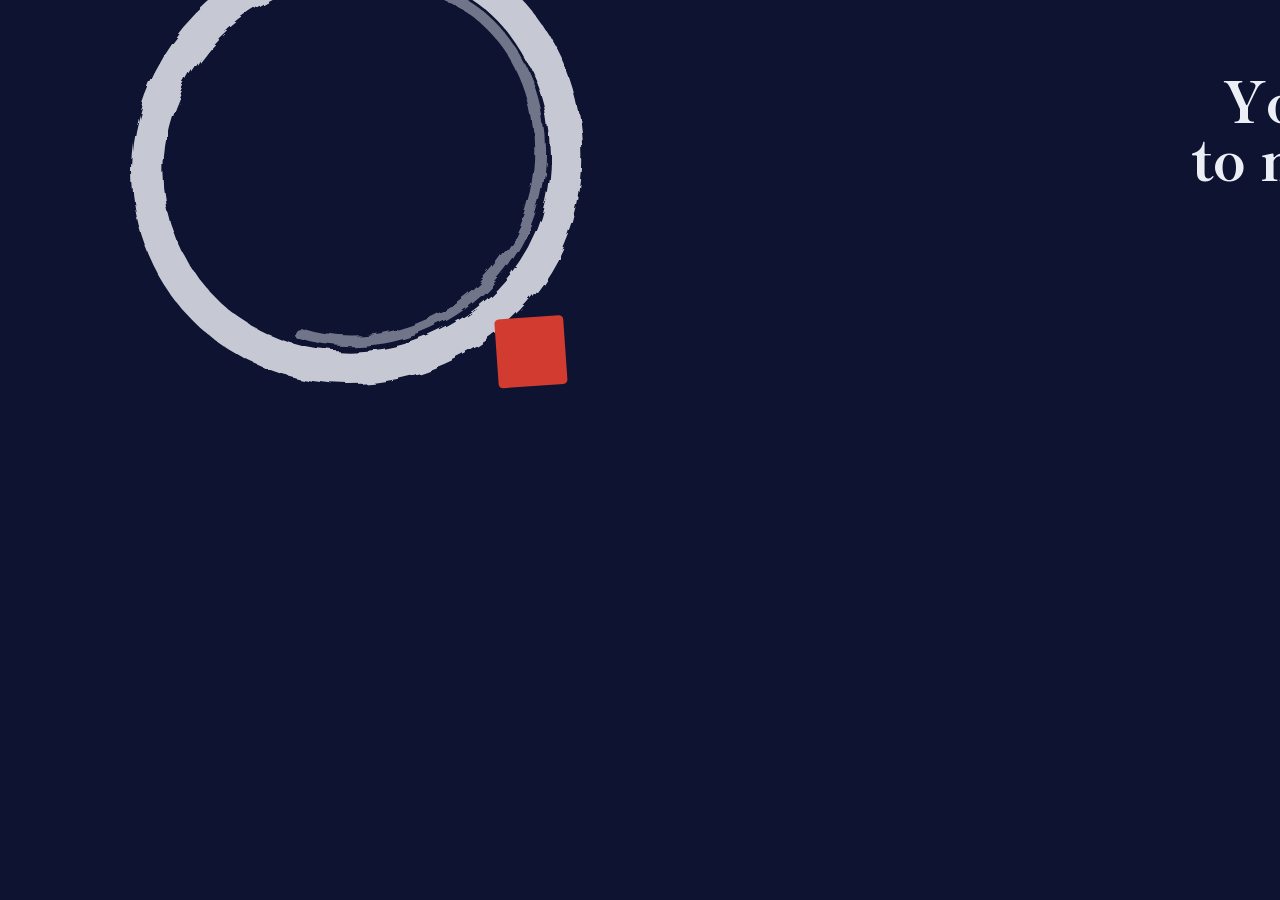
<file: brand/src/banner-linkedin-1584x396.html>
<!doctype html><html><head><meta charset="utf-8">
<link rel="stylesheet" href="https://fonts.googleapis.com/css2?family=Shippori+Mincho+B1:wght@800&family=IBM+Plex+Mono:wght@300;500&display=swap">
<style>
html,body{margin:0;background:#0d1330;color:#eceef6;overflow:hidden}
.c{position:relative;overflow:hidden;background:#0d1330}
.k{font:500 var(--k) "IBM Plex Mono",monospace;letter-spacing:.12em;text-transform:uppercase;color:#9aa3c4}
h1{font:800 var(--h)/1.04 "Shippori Mincho B1",serif;margin:0}
.f{display:flex;gap:1.2em;align-items:baseline;margin-top:var(--g2);font:500 var(--k) "IBM Plex Mono",monospace;letter-spacing:.08em;color:#9aa3c4}
.w{display:inline-flex;align-items:baseline;font-size:calc(var(--k)*1.6);line-height:1;color:#eceef6}
.w .o{font:300 1em/1 "IBM Plex Mono",monospace;letter-spacing:-.02em;color:#9aa3c4}.w .s{font:500 1em/1 "IBM Plex Mono",monospace;color:#e8402f;margin:0 .06em}.w .p{font:800 1.12em/1 "Shippori Mincho B1",serif;letter-spacing:-.01em}
.enso{position:absolute}
.t{position:absolute;z-index:1}
.enso{left:70px;top:-120px;width:560px;opacity:.9}.t{right:80px;top:70px;text-align:right}.f{justify-content:flex-end}</style></head><body><div class="c" style="width:1584px;height:396px;--k:15px;--h:56px;--g:14px;--g2:22px"><svg class="enso" viewBox="0 0 520 520"><defs><filter id="r" x="-10%" y="-10%" width="120%" height="120%"><feTurbulence type="fractalNoise" baseFrequency="0.035" numOctaves="3" seed="7" result="n"/><feDisplacementMap in="SourceGraphic" in2="n" scale="9"/></filter></defs><g filter="url(#r)" fill="none" stroke-linecap="round" stroke="#eceef6"><path stroke-width="30" opacity=".92" d="M 292 74 C 410 70 480 190 456 300 C 432 412 308 478 200 444 C 92 410 40 290 92 186 C 130 110 214 66 292 78"/><path stroke-width="10" opacity=".5" d="M 300 96 C 398 100 452 196 432 290 C 410 392 304 450 212 420"/></g><rect x="396" y="406" width="64" height="64" rx="4" fill="#e8402f" transform="rotate(-4 428 438)"/></svg><div class="t"><h1>Your path<br>to mastery.</h1><div class="f"><span class="w"><span class="o">open</span><span class="s">/</span><span class="p">Path</span></span></div></div></div></body></html>
</file>
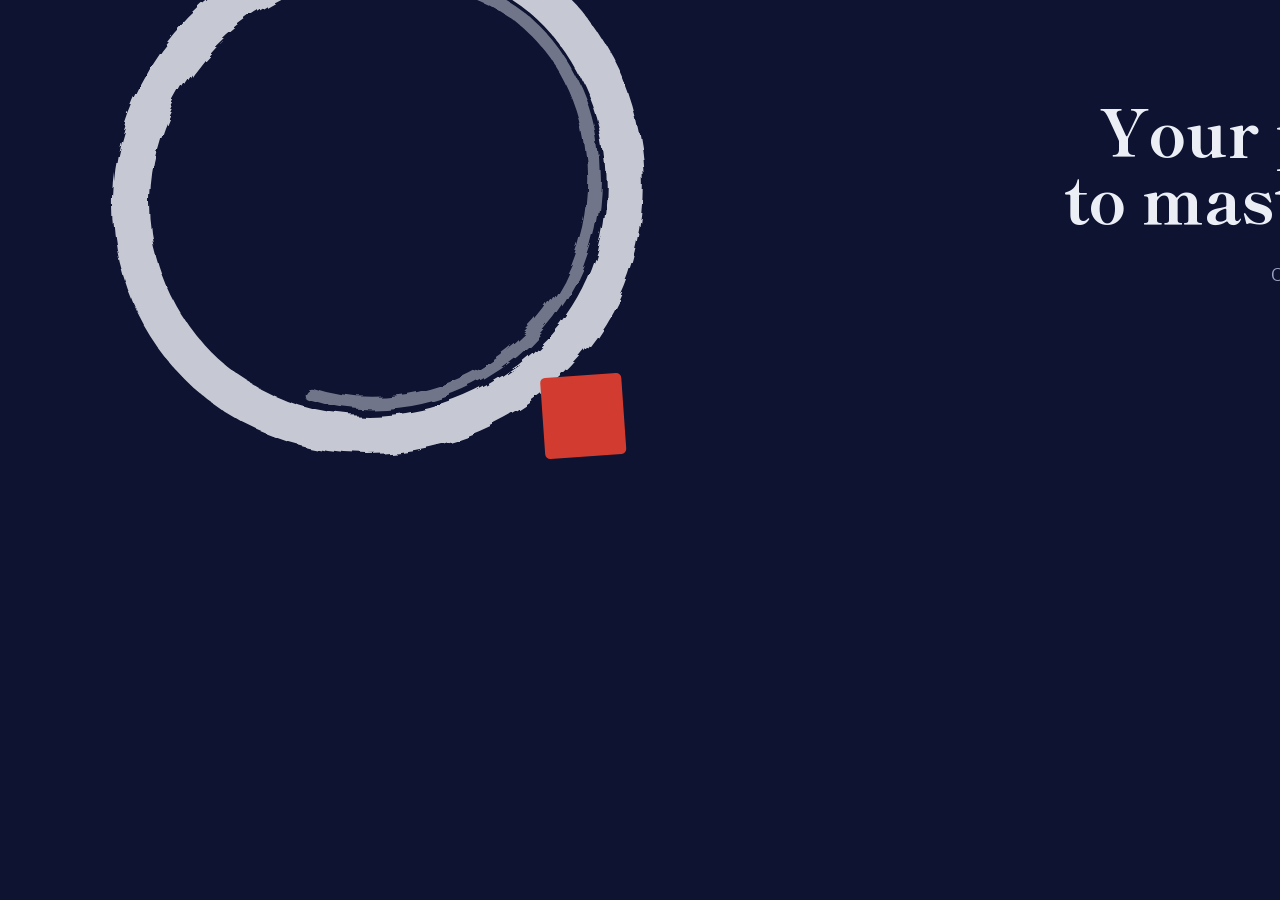
<file: brand/src/banner-x-1500x500.html>
<!doctype html><html><head><meta charset="utf-8">
<link rel="stylesheet" href="https://fonts.googleapis.com/css2?family=Shippori+Mincho+B1:wght@800&family=IBM+Plex+Mono:wght@300;500&display=swap">
<style>
html,body{margin:0;background:#0d1330;color:#eceef6;overflow:hidden}
.c{position:relative;overflow:hidden;background:#0d1330}
.k{font:500 var(--k) "IBM Plex Mono",monospace;letter-spacing:.12em;text-transform:uppercase;color:#9aa3c4}
h1{font:800 var(--h)/1.04 "Shippori Mincho B1",serif;margin:0}
.f{display:flex;gap:1.2em;align-items:baseline;margin-top:var(--g2);font:500 var(--k) "IBM Plex Mono",monospace;letter-spacing:.08em;color:#9aa3c4}
.w{display:inline-flex;align-items:baseline;font-size:calc(var(--k)*1.6);line-height:1;color:#eceef6}
.w .o{font:300 1em/1 "IBM Plex Mono",monospace;letter-spacing:-.02em;color:#9aa3c4}.w .s{font:500 1em/1 "IBM Plex Mono",monospace;color:#e8402f;margin:0 .06em}.w .p{font:800 1.12em/1 "Shippori Mincho B1",serif;letter-spacing:-.01em}
.enso{position:absolute}
.t{position:absolute;z-index:1}
.enso{left:40px;top:-140px;width:660px;opacity:.9}.t{right:80px;top:96px;text-align:right}.f{justify-content:flex-end}</style></head><body><div class="c" style="width:1500px;height:500px;--k:16px;--h:64px;--g:16px;--g2:26px"><svg class="enso" viewBox="0 0 520 520"><defs><filter id="r" x="-10%" y="-10%" width="120%" height="120%"><feTurbulence type="fractalNoise" baseFrequency="0.035" numOctaves="3" seed="7" result="n"/><feDisplacementMap in="SourceGraphic" in2="n" scale="9"/></filter></defs><g filter="url(#r)" fill="none" stroke-linecap="round" stroke="#eceef6"><path stroke-width="30" opacity=".92" d="M 292 74 C 410 70 480 190 456 300 C 432 412 308 478 200 444 C 92 410 40 290 92 186 C 130 110 214 66 292 78"/><path stroke-width="10" opacity=".5" d="M 300 96 C 398 100 452 196 432 290 C 410 392 304 450 212 420"/></g><rect x="396" y="406" width="64" height="64" rx="4" fill="#e8402f" transform="rotate(-4 428 438)"/></svg><div class="t"><h1>Your path<br>to mastery.</h1><div class="f"><span class="w"><span class="o">open</span><span class="s">/</span><span class="p">Path</span></span></div></div></div></body></html>
</file>
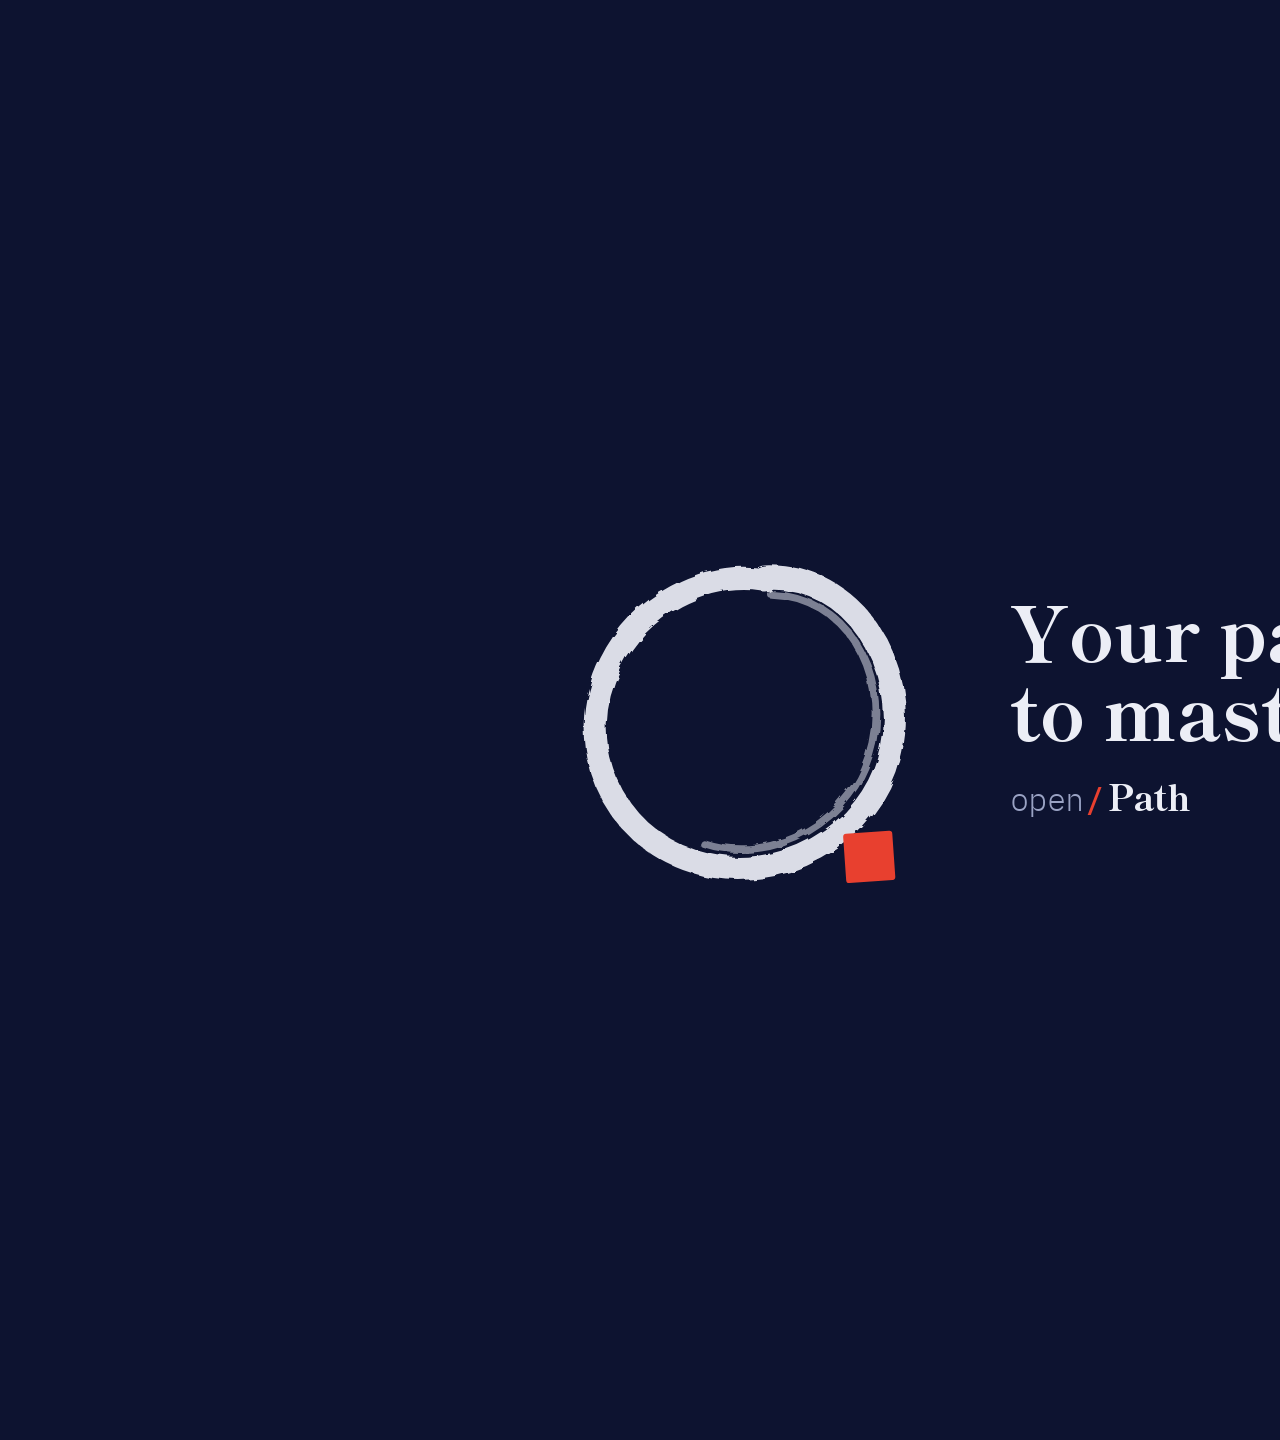
<file: brand/src/banner-youtube-2560x1440.html>
<!doctype html><html><head><meta charset="utf-8">
<link rel="stylesheet" href="https://fonts.googleapis.com/css2?family=Shippori+Mincho+B1:wght@800&family=IBM+Plex+Mono:wght@300;500&display=swap">
<style>
html,body{margin:0;background:#0d1330;color:#eceef6;overflow:hidden}
.c{position:relative;overflow:hidden;background:#0d1330}
.k{font:500 var(--k) "IBM Plex Mono",monospace;letter-spacing:.12em;text-transform:uppercase;color:#9aa3c4}
h1{font:800 var(--h)/1.04 "Shippori Mincho B1",serif;margin:0}
.f{display:flex;gap:1.2em;align-items:baseline;margin-top:var(--g2);font:500 var(--k) "IBM Plex Mono",monospace;letter-spacing:.08em;color:#9aa3c4}
.w{display:inline-flex;align-items:baseline;font-size:calc(var(--k)*1.6);line-height:1;color:#eceef6}
.w .o{font:300 1em/1 "IBM Plex Mono",monospace;letter-spacing:-.02em;color:#9aa3c4}.w .s{font:500 1em/1 "IBM Plex Mono",monospace;color:#e8402f;margin:0 .06em}.w .p{font:800 1.12em/1 "Shippori Mincho B1",serif;letter-spacing:-.01em}
.enso{position:absolute}
.t{position:absolute;z-index:1}
.enso{left:540px;top:520px;width:400px}.t{left:1010px;top:590px}</style></head><body><div class="c" style="width:2560px;height:1440px;--k:20px;--h:76px;--g:18px;--g2:30px"><svg class="enso" viewBox="0 0 520 520"><defs><filter id="r" x="-10%" y="-10%" width="120%" height="120%"><feTurbulence type="fractalNoise" baseFrequency="0.035" numOctaves="3" seed="7" result="n"/><feDisplacementMap in="SourceGraphic" in2="n" scale="9"/></filter></defs><g filter="url(#r)" fill="none" stroke-linecap="round" stroke="#eceef6"><path stroke-width="30" opacity=".92" d="M 292 74 C 410 70 480 190 456 300 C 432 412 308 478 200 444 C 92 410 40 290 92 186 C 130 110 214 66 292 78"/><path stroke-width="10" opacity=".5" d="M 300 96 C 398 100 452 196 432 290 C 410 392 304 450 212 420"/></g><rect x="396" y="406" width="64" height="64" rx="4" fill="#e8402f" transform="rotate(-4 428 438)"/></svg><div class="t"><h1>Your path<br>to mastery.</h1><div class="f"><span class="w"><span class="o">open</span><span class="s">/</span><span class="p">Path</span></span></div></div></div></body></html>
</file>
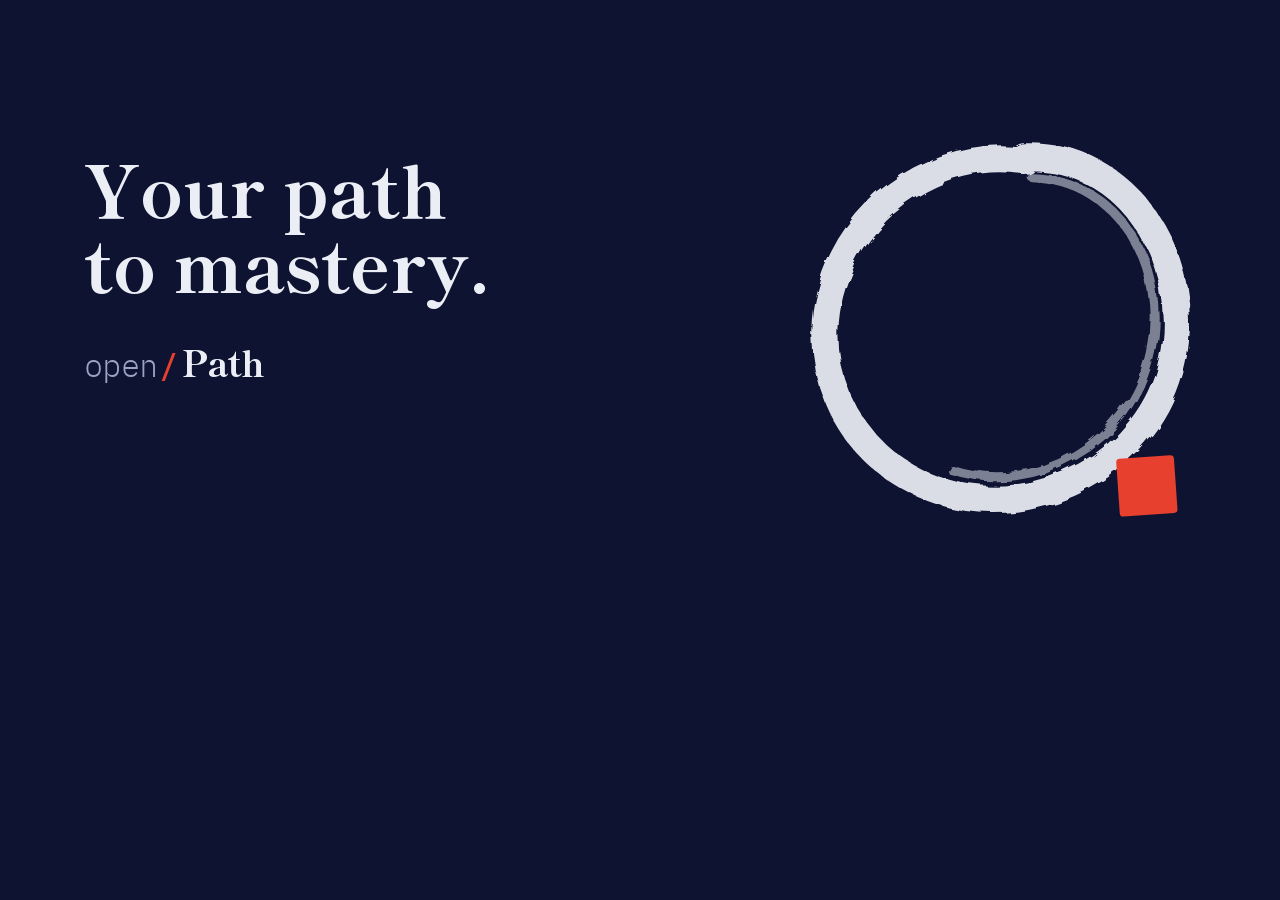
<file: brand/src/github-social-1280x640.html>
<!doctype html><html><head><meta charset="utf-8">
<link rel="stylesheet" href="https://fonts.googleapis.com/css2?family=Shippori+Mincho+B1:wght@800&family=IBM+Plex+Mono:wght@300;500&display=swap">
<style>
html,body{margin:0;background:#0d1330;color:#eceef6;overflow:hidden}
.c{position:relative;overflow:hidden;background:#0d1330}
.k{font:500 var(--k) "IBM Plex Mono",monospace;letter-spacing:.12em;text-transform:uppercase;color:#9aa3c4}
h1{font:800 var(--h)/1.04 "Shippori Mincho B1",serif;margin:0}
.f{display:flex;gap:1.2em;align-items:baseline;margin-top:var(--g2);font:500 var(--k) "IBM Plex Mono",monospace;letter-spacing:.08em;color:#9aa3c4}
.w{display:inline-flex;align-items:baseline;font-size:calc(var(--k)*1.6);line-height:1;color:#eceef6}
.w .o{font:300 1em/1 "IBM Plex Mono",monospace;letter-spacing:-.02em;color:#9aa3c4}.w .s{font:500 1em/1 "IBM Plex Mono",monospace;color:#e8402f;margin:0 .06em}.w .p{font:800 1.12em/1 "Shippori Mincho B1",serif;letter-spacing:-.01em}
.enso{position:absolute}
.t{position:absolute;z-index:1}
.enso{right:50px;top:90px;width:470px}.t{left:84px;top:150px;max-width:720px}</style></head><body><div class="c" style="width:1280px;height:640px;--k:20px;--h:72px;--g:26px;--g2:44px"><svg class="enso" viewBox="0 0 520 520"><defs><filter id="r" x="-10%" y="-10%" width="120%" height="120%"><feTurbulence type="fractalNoise" baseFrequency="0.035" numOctaves="3" seed="7" result="n"/><feDisplacementMap in="SourceGraphic" in2="n" scale="9"/></filter></defs><g filter="url(#r)" fill="none" stroke-linecap="round" stroke="#eceef6"><path stroke-width="30" opacity=".92" d="M 292 74 C 410 70 480 190 456 300 C 432 412 308 478 200 444 C 92 410 40 290 92 186 C 130 110 214 66 292 78"/><path stroke-width="10" opacity=".5" d="M 300 96 C 398 100 452 196 432 290 C 410 392 304 450 212 420"/></g><rect x="396" y="406" width="64" height="64" rx="4" fill="#e8402f" transform="rotate(-4 428 438)"/></svg><div class="t"><h1>Your path<br>to mastery.</h1><div class="f"><span class="w"><span class="o">open</span><span class="s">/</span><span class="p">Path</span></span></div></div></div></body></html>
</file>
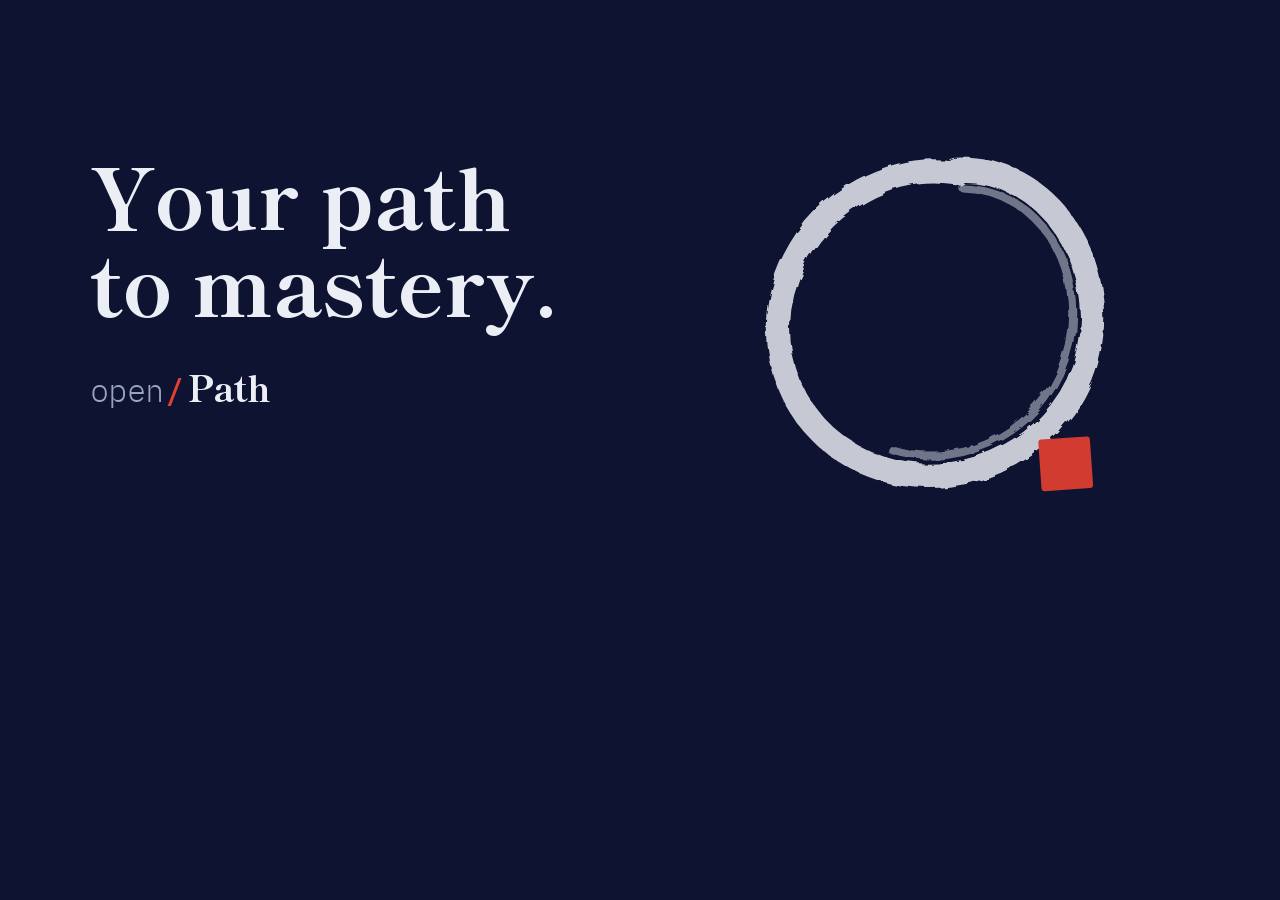
<file: brand/src/og-image-1200x630.html>
<!doctype html><html><head><meta charset="utf-8">
<link rel="stylesheet" href="https://fonts.googleapis.com/css2?family=Shippori+Mincho+B1:wght@800&family=IBM+Plex+Mono:wght@300;500&display=swap">
<style>
html,body{margin:0;background:#0d1330;color:#eceef6;overflow:hidden}
.c{position:relative;overflow:hidden;background:#0d1330}
.k{font:500 var(--k) "IBM Plex Mono",monospace;letter-spacing:.12em;text-transform:uppercase;color:#9aa3c4}
h1{font:800 var(--h)/1.04 "Shippori Mincho B1",serif;margin:0}
.f{display:flex;gap:1.2em;align-items:baseline;margin-top:var(--g2);font:500 var(--k) "IBM Plex Mono",monospace;letter-spacing:.08em;color:#9aa3c4}
.w{display:inline-flex;align-items:baseline;font-size:calc(var(--k)*1.6);line-height:1;color:#eceef6}
.w .o{font:300 1em/1 "IBM Plex Mono",monospace;letter-spacing:-.02em;color:#9aa3c4}.w .s{font:500 1em/1 "IBM Plex Mono",monospace;color:#e8402f;margin:0 .06em}.w .p{font:800 1.12em/1 "Shippori Mincho B1",serif;letter-spacing:-.01em}
.enso{position:absolute}
.t{position:absolute;z-index:1}
.enso{right:60px;top:110px;width:420px;opacity:.9}.t{left:90px;top:150px}</style></head><body><div class="c" style="width:1200px;height:630px;--k:20px;--h:84px;--g:16px;--g2:44px"><svg class="enso" viewBox="0 0 520 520"><defs><filter id="r" x="-10%" y="-10%" width="120%" height="120%"><feTurbulence type="fractalNoise" baseFrequency="0.035" numOctaves="3" seed="7" result="n"/><feDisplacementMap in="SourceGraphic" in2="n" scale="9"/></filter></defs><g filter="url(#r)" fill="none" stroke-linecap="round" stroke="#eceef6"><path stroke-width="30" opacity=".92" d="M 292 74 C 410 70 480 190 456 300 C 432 412 308 478 200 444 C 92 410 40 290 92 186 C 130 110 214 66 292 78"/><path stroke-width="10" opacity=".5" d="M 300 96 C 398 100 452 196 432 290 C 410 392 304 450 212 420"/></g><rect x="396" y="406" width="64" height="64" rx="4" fill="#e8402f" transform="rotate(-4 428 438)"/></svg><div class="t"><h1>Your path<br>to mastery.</h1><div class="f"><span class="w"><span class="o">open</span><span class="s">/</span><span class="p">Path</span></span></div></div></div></body></html>
</file>
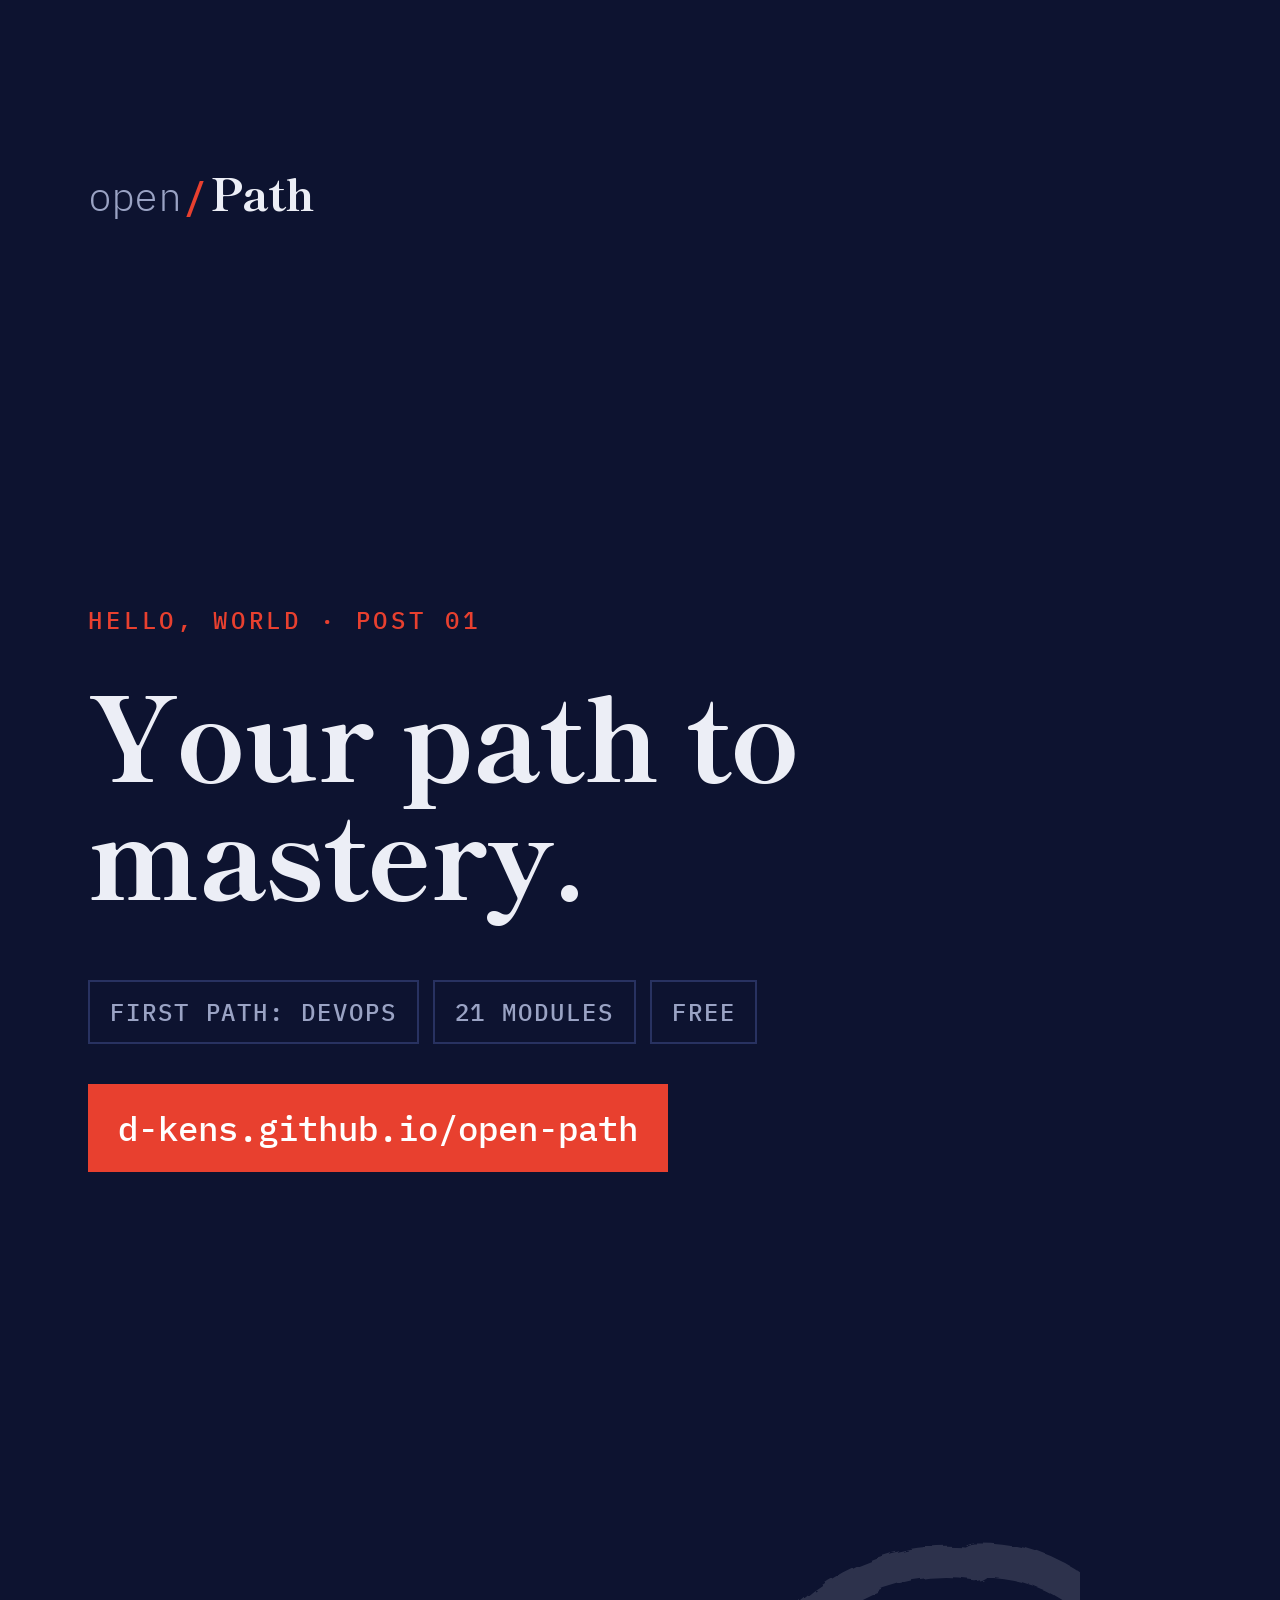
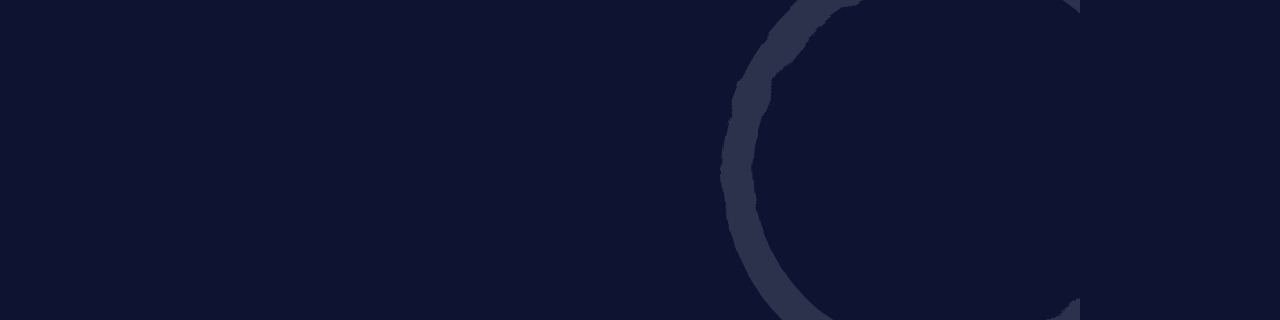
<file: brand/posts/src/tiktok-launch-1080x1920.html>
<!doctype html><html><head><meta charset="utf-8">
<link rel="stylesheet" href="https://fonts.googleapis.com/css2?family=Shippori+Mincho+B1:wght@800&family=Hanken+Grotesk:wght@400;600&family=IBM+Plex+Mono:wght@300;500&display=swap">
<style>
:root{--bg:#0d1330;--bg-2:#131a3d;--fg:#eceef6;--read:#cdd2e3;--muted:#9aa3c4;--line:#283261;--red:#e8402f;
  --d:"Shippori Mincho B1",Georgia,serif;--b:"Hanken Grotesk",system-ui,sans-serif;--m:"IBM Plex Mono",monospace}
html,body{margin:0;background:var(--bg);color:var(--fg);overflow:hidden}
*{box-sizing:border-box}p,h1{margin:0}
/* TikTok safe zone: clear of the top bar, the caption and the right-hand buttons */
.c{position:relative;overflow:hidden;width:1080px;height:1920px;padding:170px 110px 360px 88px;display:flex;flex-direction:column}
.enso{position:absolute;right:-140px;bottom:-120px;width:560px;opacity:.14}
.top,.body{position:relative;z-index:1}
.logo{display:flex;align-items:center;gap:16px}
.w{display:inline-flex;align-items:baseline;font-size:40px;line-height:1}
.w .o{font:300 1em/1 var(--m);letter-spacing:-.02em;color:var(--muted)}.w .s{font:500 1em/1 var(--m);color:var(--red);margin:0 .06em}.w .p{font:800 1.12em/1 var(--d);letter-spacing:-.01em}
.body{flex:1;display:flex;flex-direction:column;justify-content:center}
.k{font:500 24px var(--m);letter-spacing:.16em;text-transform:uppercase;color:var(--red);margin-bottom:36px}
h1{font:800 116px/1.02 var(--d);letter-spacing:-.01em}
.facts{display:flex;gap:14px;flex-wrap:wrap;margin-top:72px}
.facts span{font:500 24px var(--m);letter-spacing:.08em;text-transform:uppercase;padding:14px 20px;border:2px solid var(--line);color:var(--muted)}
.url{display:inline-block;margin-top:40px;font:500 34px var(--m);padding:22px 30px;background:var(--red);color:#fff}
</style></head><body><div class="c">
<svg class="enso" viewBox="0 0 520 520"><defs><filter id="r" x="-10%" y="-10%" width="120%" height="120%"><feTurbulence type="fractalNoise" baseFrequency="0.035" numOctaves="3" seed="7" result="n"/><feDisplacementMap in="SourceGraphic" in2="n" scale="9"/></filter></defs><g filter="url(#r)" fill="none" stroke-linecap="round" stroke="#eceef6"><path stroke-width="30" d="M 292 74 C 410 70 480 190 456 300 C 432 412 308 478 200 444 C 92 410 40 290 92 186 C 130 110 214 66 292 78"/></g></svg>
<div class="top"><div class="logo"><span class="w"><span class="o">open</span><span class="s">/</span><span class="p">Path</span></span></div></div>
<div class="body">
  <p class="k">Hello, world · Post 01</p>
  <h1>Your path to mastery.</h1>
  <div class="facts"><span>First path: DevOps</span><span>21 modules</span><span>Free</span></div>
  <p><span class="url">d-kens.github.io/open-path</span></p>
</div>
</div></body></html>
</file>
